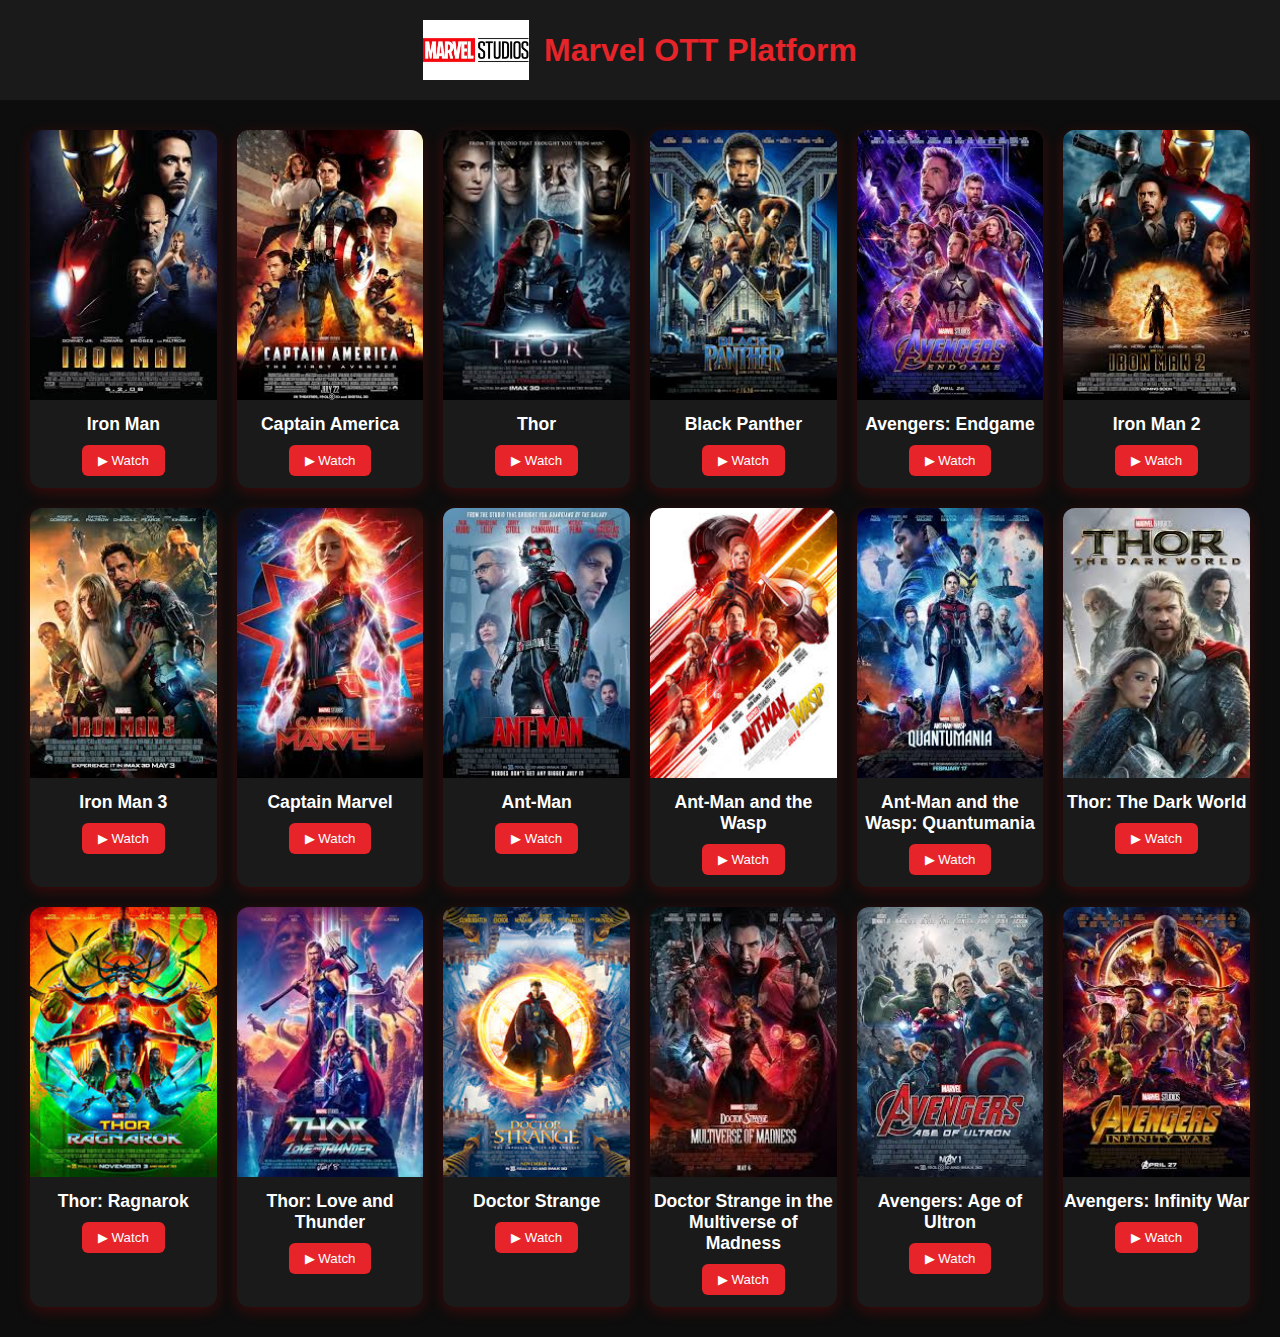
<file: index.html>
<!DOCTYPE html>
<html lang="en">
<head>
  <meta charset="UTF-8" />
  <meta name="viewport" content="width=device-width, initial-scale=1.0"/>
  <title>Marvel OTT</title>
  <link rel="stylesheet" href="style.css" />
</head>
<body>
  <header>
    <img src="marvel.webp" alt="Marvel OTT" class="logo" />
    <h1>Marvel OTT Platform</h1>
  </header>

  <div class="movie-grid" id="movieContainer"></div>

  <script src="script.js"></script>
</body>
</html>
</file>
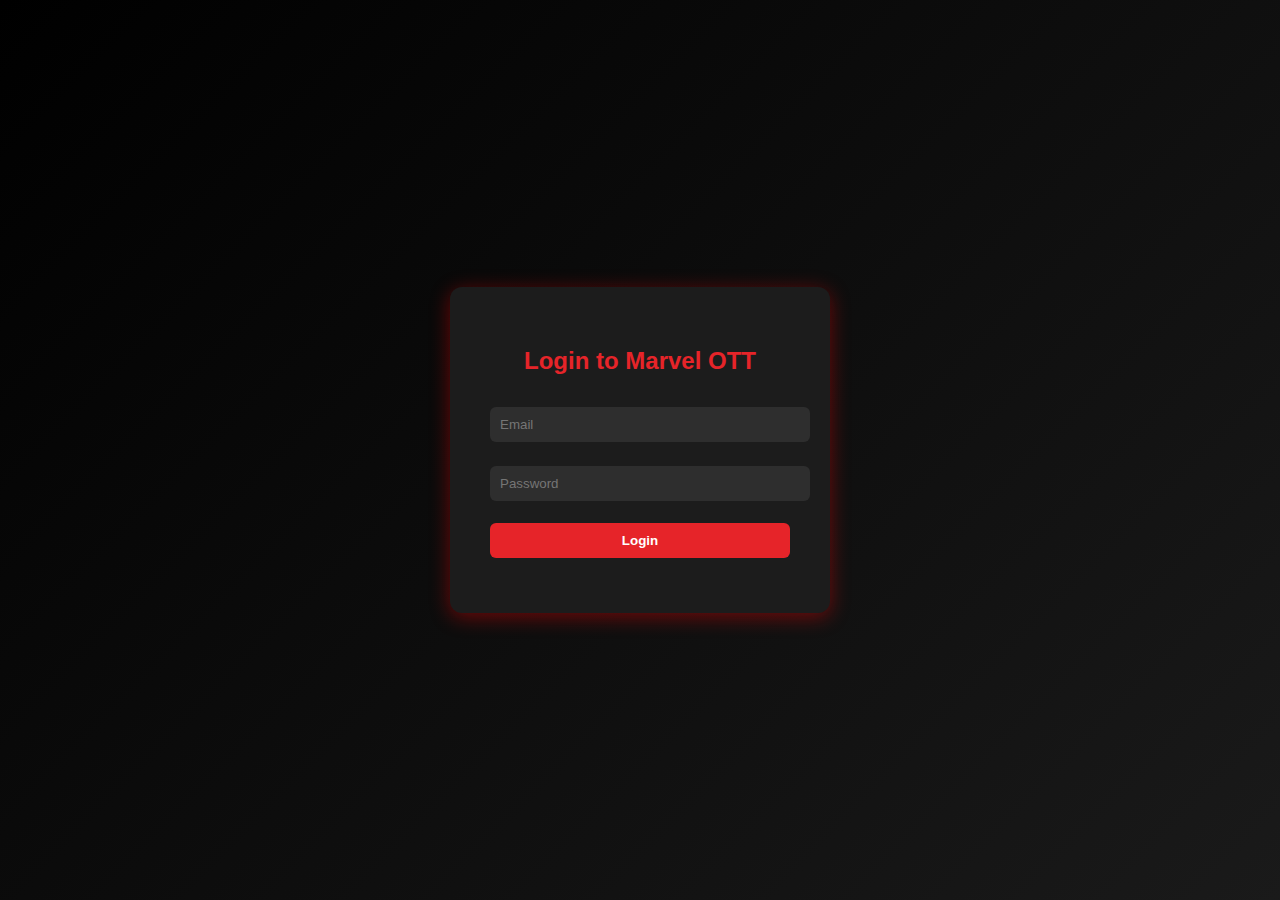
<file: login.html>
<!DOCTYPE html>
<html lang="en">
<head>
  <meta charset="UTF-8" />
  <meta name="viewport" content="width=device-width, initial-scale=1.0"/>
  <title>Login - Marvel OTT</title>
  <link rel="stylesheet" href="login.css" />
</head>
<body>
  <div class="login-container">
    <h2>Login to Marvel OTT</h2>
    <form onsubmit="return checkLogin(event)">
      <input type="email" id="email" placeholder="Email" required />
      <input type="password" id="password" placeholder="Password" required />
      <button type="submit">Login</button>
      <p id="errorMsg"></p>
    </form>
  </div>

  <script>
    function checkLogin(event) {
      event.preventDefault();
      const email = document.getElementById("email").value;
      const password = document.getElementById("password").value;
      const error = document.getElementById("errorMsg");

      if (email === "abcde@gmail.com" && password === "1234") {
        window.location.href = "index.html";
      } else {
        error.textContent = "Invalid email or password!";
        error.style.color = "red";
      }
    }
  </script>
</body>
</html>
</file>
<file: style.css>
body {
  margin: 0;
  font-family: 'Segoe UI', sans-serif;
  background-color: #0d0d0d;
  color: white;
}

header {
  background-color: #1a1a1a;
  padding: 20px;
  text-align: center;
  display: flex;
  align-items: center;
  justify-content: center;
  gap: 15px;
}

header .logo {
  height: 60px;
}

header h1 {
  font-size: 2rem;
  margin: 0;
  color: #e62429;
}

.movie-grid {
  display: grid;
  grid-template-columns: repeat(auto-fit, minmax(180px, 1fr));
  gap: 20px;
  padding: 30px;
}

.movie-card {
  background-color: #1a1a1a;
  border-radius: 12px;
  overflow: hidden;
  text-align: center;
  transition: transform 0.3s ease;
  box-shadow: 0 4px 15px rgba(255, 0, 0, 0.2);
}

.movie-card:hover {
  transform: scale(1.05);
}

.movie-card img {
  width: 100%;
  height: 270px;
  object-fit: cover;
}

.movie-card h3 {
  margin: 10px 0;
  font-size: 1.1rem;
}

.movie-card button {
  margin-bottom: 12px;
  padding: 8px 16px;
  background-color: #e62429;
  color: white;
  border: none;
  border-radius: 6px;
  cursor: pointer;
  transition: background-color 0.2s;
}

.movie-card button:hover {
  background-color: #ff3e3e;
}
</file>
<file: login.css>
body {
  margin: 0;
  font-family: 'Segoe UI', sans-serif;
  background: linear-gradient(135deg, #000000, #1a1a1a);
  color: white;
  display: flex;
  justify-content: center;
  align-items: center;
  height: 100vh;
}

.login-container {
  background-color: #1c1c1c;
  padding: 40px;
  border-radius: 12px;
  box-shadow: 0 4px 20px rgba(255, 0, 0, 0.4);
  text-align: center;
  width: 300px;
}

.login-container h2 {
  margin-bottom: 20px;
  color: #e62429;
}

.login-container input {
  width: 100%;
  padding: 10px;
  margin: 12px 0;
  border: none;
  border-radius: 6px;
  background-color: #2e2e2e;
  color: white;
}

.login-container button {
  padding: 10px 20px;
  background-color: #e62429;
  color: white;
  border: none;
  border-radius: 6px;
  cursor: pointer;
  margin-top: 10px;
  width: 100%;
  font-weight: bold;
}

.login-container button:hover {
  background-color: #ff4040;
}

#errorMsg {
  margin-top: 10px;
  font-size: 0.9rem;
}
</file>
